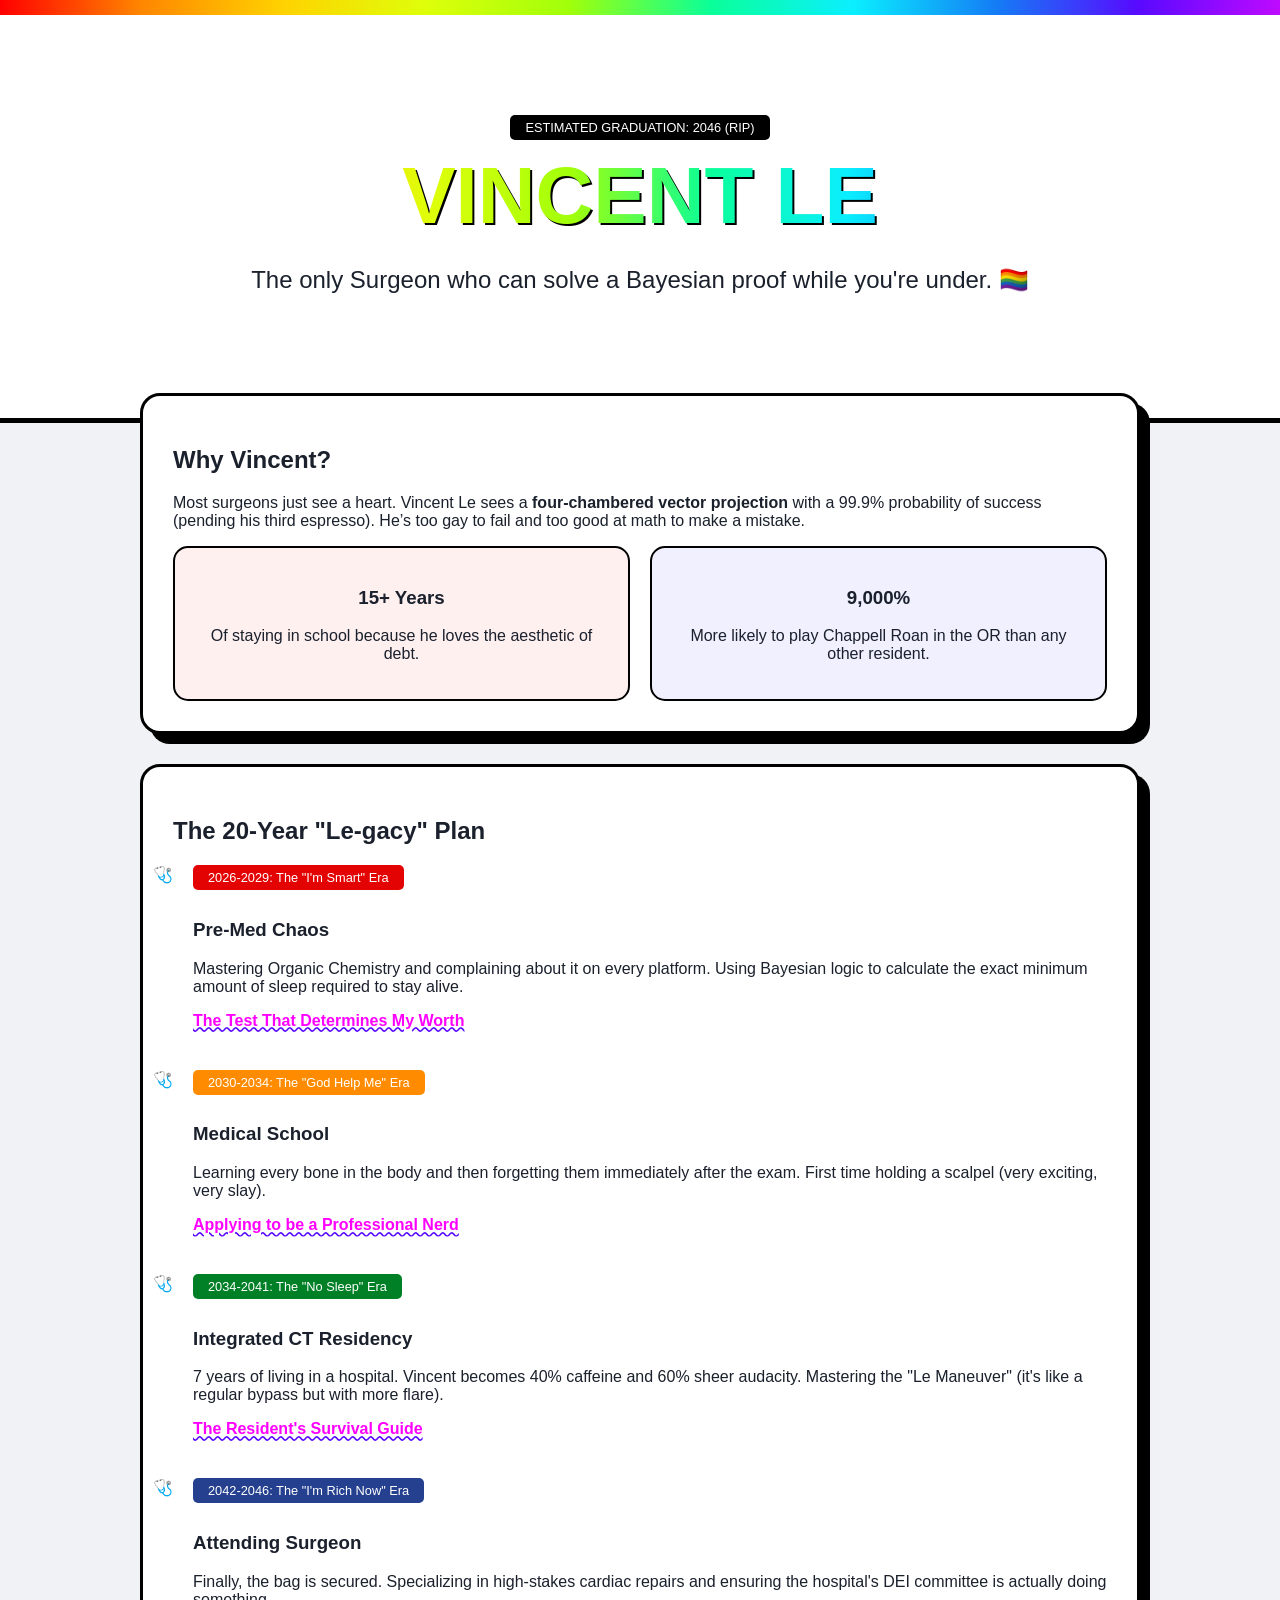
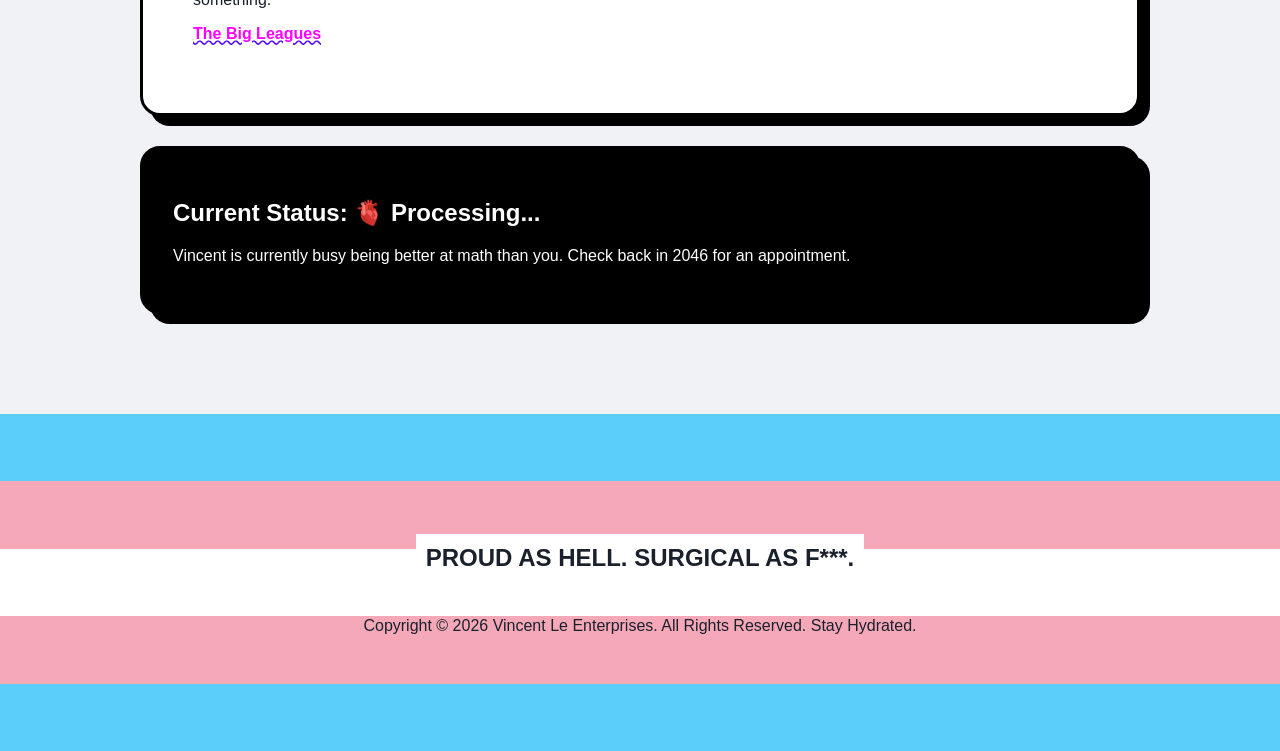
<file: index.html>
<!DOCTYPE html>
<html lang="en">
<head>
    <meta charset="UTF-8">
    <meta name="viewport" content="width=device-width, initial-scale=1.0">
    <title>Vincent Le | Future Heart Mechanic</title>
    <style>
        :root {
            --rainbow-gradient: linear-gradient(90deg, #ff0000, #ff8700, #ffd300, #deff0a, #a1ff0a, #0aff99, #0aefff, #147df5, #580aff, #be0aff);
            --trans-bg: linear-gradient(180deg, #5BCEFA 20%, #F5A9B8 20%, #F5A9B8 40%, #FFFFFF 40%, #FFFFFF 60%, #F5A9B8 60%, #F5A9B8 80%, #5BCEFA 80%);
        }

        body {
            font-family: 'Comic Sans MS', 'Chalkboard SE', sans-serif; /* Just a hint of chaos */
            margin: 0;
            background-color: #f0f2f5;
            color: #1a202c;
            overflow-x: hidden;
        }

        .top-bar { height: 15px; background: var(--rainbow-gradient); }

        header {
            background: white;
            padding: 100px 20px;
            text-align: center;
            border-bottom: 5px solid #000;
        }

        .glitch-name {
            font-size: 5rem;
            font-weight: 900;
            margin: 0;
            text-transform: uppercase;
            background: var(--rainbow-gradient);
            -webkit-background-clip: text;
            -webkit-text-fill-color: transparent;
            filter: drop-shadow(2px 2px #000);
        }

        .container { max-width: 1000px; margin: -50px auto 0; padding: 20px; }

        .card {
            background: white;
            border: 3px solid #000;
            border-radius: 20px;
            padding: 30px;
            margin-bottom: 30px;
            box-shadow: 10px 10px 0px #000;
        }

        .roadmap-item {
            border-left: 5px dashed var(--be0aff);
            padding-left: 20px;
            margin-bottom: 40px;
            position: relative;
        }

        .roadmap-item::before {
            content: '🩺';
            position: absolute;
            left: -20px;
            background: white;
        }

        .badge {
            display: inline-block;
            background: #000;
            color: #fff;
            padding: 5px 15px;
            border-radius: 5px;
            font-size: 0.8rem;
            margin-bottom: 10px;
        }

        .stats-grid {
            display: grid;
            grid-template-columns: repeat(auto-fit, minmax(200px, 1fr));
            gap: 20px;
        }

        .stat-box {
            text-align: center;
            padding: 20px;
            border: 2px solid #000;
            border-radius: 15px;
        }

        .funny-link {
            color: #ff00ff;
            font-weight: bold;
            text-decoration: underline wavy #580aff;
        }

        footer {
            text-align: center;
            padding: 100px;
            background: var(--trans-bg);
            margin-top: 50px;
        }
    </style>
</head>
<body>

<div class="top-bar"></div>

<header>
    <div class="badge">ESTIMATED GRADUATION: 2046 (RIP)</div>
    <h1 class="glitch-name">VINCENT LE</h1>
    <p style="font-size: 1.5rem;">The only Surgeon who can solve a Bayesian proof while you're under. 🏳️‍🌈</p>
</header>

<div class="container">
    
    <div class="card">
        <h2>Why Vincent?</h2>
        <p>Most surgeons just see a heart. Vincent Le sees a <strong>four-chambered vector projection</strong> with a 99.9% probability of success (pending his third espresso). He’s too gay to fail and too good at math to make a mistake.</p>
        <div class="stats-grid">
            <div class="stat-box" style="background: #fff0f0;">
                <h3>15+ Years</h3>
                <p>Of staying in school because he loves the aesthetic of debt.</p>
            </div>
            <div class="stat-box" style="background: #f0f0ff;">
                <h3>9,000%</h3>
                <p>More likely to play Chappell Roan in the OR than any other resident.</p>
            </div>
        </div>
    </div>

    <div class="card">
        <h2>The 20-Year "Le-gacy" Plan</h2>
        
        <div class="roadmap-item">
            <span class="badge" style="background: #E40303;">2026-2029: The "I'm Smart" Era</span>
            <h3>Pre-Med Chaos</h3>
            <p>Mastering Organic Chemistry and complaining about it on every platform. Using Bayesian logic to calculate the exact minimum amount of sleep required to stay alive.</p>
            <a class="funny-link" href="https://www.mcat-prep.com/" target="_blank">The Test That Determines My Worth</a>
        </div>

        <div class="roadmap-item">
            <span class="badge" style="background: #FF8C00;">2030-2034: The "God Help Me" Era</span>
            <h3>Medical School</h3>
            <p>Learning every bone in the body and then forgetting them immediately after the exam. First time holding a scalpel (very exciting, very slay).</p>
            <a class="funny-link" href="https://www.aamc.org/" target="_blank">Applying to be a Professional Nerd</a>
        </div>

        <div class="roadmap-item">
            <span class="badge" style="background: #008026;">2034-2041: The "No Sleep" Era</span>
            <h3>Integrated CT Residency</h3>
            <p>7 years of living in a hospital. Vincent becomes 40% caffeine and 60% sheer audacity. Mastering the "Le Maneuver" (it's like a regular bypass but with more flare).</p>
            <a class="funny-link" href="https://www.tsda.org/" target="_blank">The Resident's Survival Guide</a>
        </div>

        <div class="roadmap-item">
            <span class="badge" style="background: #24408E;">2042-2046: The "I'm Rich Now" Era</span>
            <h3>Attending Surgeon</h3>
            <p>Finally, the bag is secured. Specializing in high-stakes cardiac repairs and ensuring the hospital's DEI committee is actually doing something.</p>
            <a class="funny-link" href="https://www.sts.org/" target="_blank">The Big Leagues</a>
        </div>
    </div>

    <div class="card" style="background: #000; color: #fff;">
        <h2>Current Status: 🫀 Processing...</h2>
        <p>Vincent is currently busy being better at math than you. Check back in 2046 for an appointment.</p>
    </div>

</div>

<footer>
    <h2 style="background: white; display: inline-block; padding: 10px;">PROUD AS HELL. SURGICAL AS F***.</h2>
    <p>Copyright &copy; 2026 Vincent Le Enterprises. All Rights Reserved. Stay Hydrated.</p>
</footer>

</body>
</html>
</file>
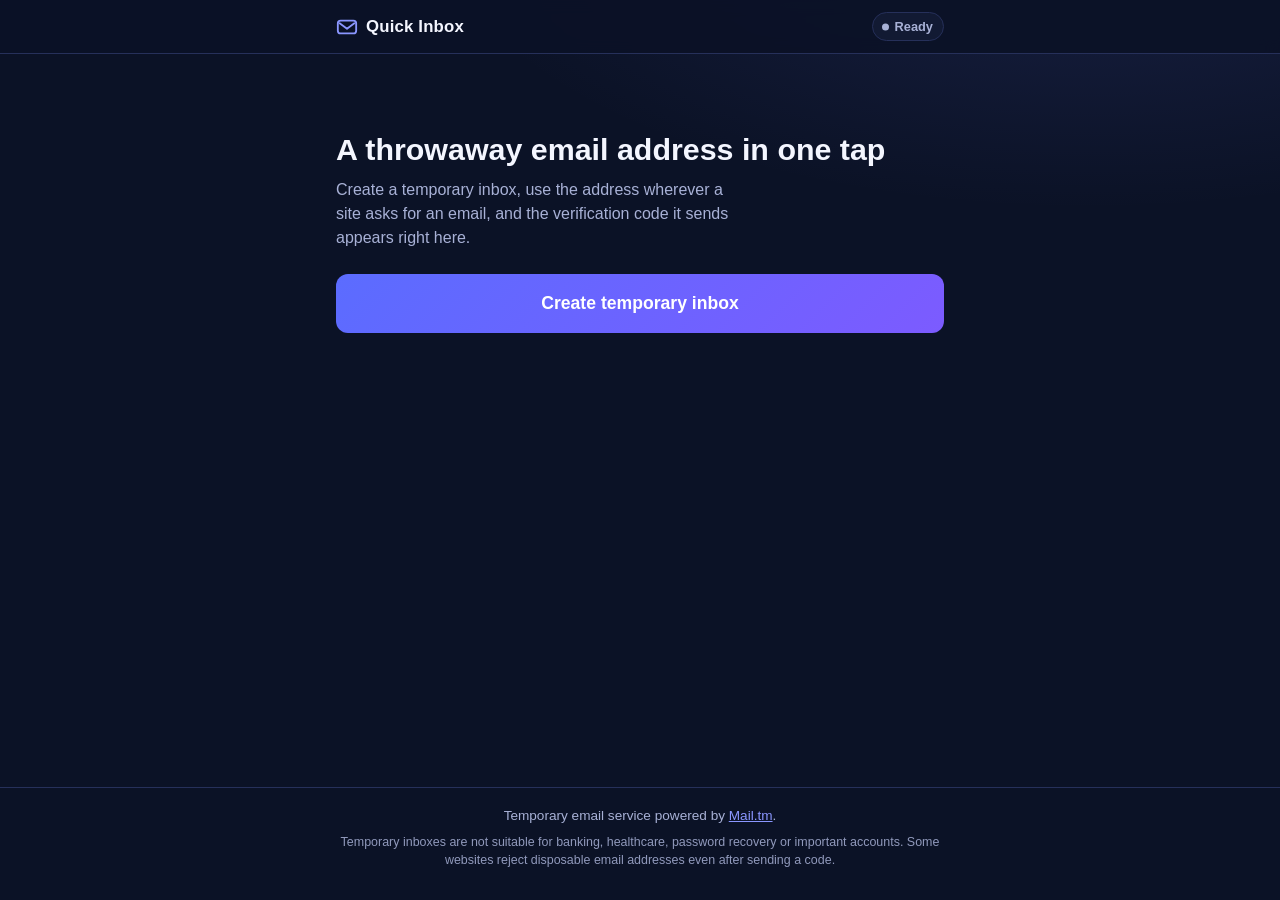
<file: quick-inbox/index.html>
<!DOCTYPE html>
<html lang="en">
<head>
  <meta charset="UTF-8">
  <meta name="viewport" content="width=device-width, initial-scale=1.0, viewport-fit=cover">
  <meta name="color-scheme" content="dark">
  <meta name="theme-color" content="#0b1226">
  <meta name="description" content="Quick Inbox — create a temporary email address in one tap and grab verification codes fast. Powered by Mail.tm.">
  <title>Quick Inbox</title>
  <link rel="icon" type="image/svg+xml" href="favicon.svg">
  <link rel="stylesheet" href="styles.css">
</head>
<body>

  <header class="topbar">
    <div class="topbar-inner">
      <span class="brand">
        <svg class="brand-mark" viewBox="0 0 24 24" aria-hidden="true" focusable="false">
          <rect x="2" y="5" width="20" height="14" rx="3" fill="none" stroke="currentColor" stroke-width="2"/>
          <path d="M4 8l8 6 8-6" fill="none" stroke="currentColor" stroke-width="2" stroke-linecap="round" stroke-linejoin="round"/>
        </svg>
        Quick Inbox
      </span>
      <span id="status" class="status" role="status" data-kind="idle">Ready</span>
    </div>
  </header>

  <main class="content">

    <div id="notice" class="notice" role="status" hidden></div>

    <!-- Start state: nothing created yet -->
    <section id="start-view" aria-labelledby="start-heading">
      <h1 id="start-heading" class="start-heading">A throwaway email address in one tap</h1>
      <p class="start-copy">
        Create a temporary inbox, use the address wherever a site asks for an
        email, and the verification code it sends appears right here.
      </p>
      <button id="create-btn" type="button" class="primary big">Create temporary inbox</button>
      <p id="create-hint" class="hint" role="status"></p>
    </section>

    <!-- Active inbox -->
    <section id="inbox-view" aria-label="Your temporary inbox" hidden>

      <div class="card address-card">
        <h2 class="card-label">Your temporary address</h2>
        <div class="address-row">
          <output id="address" class="address" for="create-btn"></output>
          <button id="copy-address-btn" type="button" class="secondary">Copy</button>
        </div>
        <div class="inbox-actions">
          <button id="new-inbox-btn" type="button" class="ghost">New inbox</button>
          <button id="forget-btn" type="button" class="ghost danger">Forget this inbox</button>
        </div>
        <div id="confirm-bar" class="confirm-bar" hidden>
          <p id="confirm-text" class="confirm-text"></p>
          <div class="confirm-actions">
            <button id="confirm-yes" type="button" class="secondary danger">Yes, continue</button>
            <button id="confirm-no" type="button" class="ghost">Cancel</button>
          </div>
        </div>
      </div>

      <div id="code-card" class="card code-card" hidden>
        <h2 id="code-label" class="card-label accent">Latest code</h2>
        <div class="code-row">
          <strong id="code-value" class="code-value"></strong>
          <button id="copy-code-btn" type="button" class="primary">Copy code</button>
        </div>
        <p id="code-meta" class="code-meta"></p>
      </div>

      <button id="refresh-btn" type="button" class="secondary wide">Refresh inbox</button>

      <section aria-label="Messages" class="messages">
        <h2 class="section-heading">Messages</h2>
        <p id="inbox-empty" class="empty">
          Waiting for the first email… New messages usually show up within
          seconds of being sent. This page checks automatically every few
          seconds while it is open.
        </p>
        <ul id="message-list" class="message-list"></ul>
      </section>

    </section>

    <!-- Message detail -->
    <section id="detail-view" aria-label="Message" hidden>
      <button id="detail-back" type="button" class="ghost back">← Back to inbox</button>
      <article class="card detail-card">
        <h2 id="detail-subject" class="detail-subject"></h2>
        <p class="detail-meta"><span id="detail-from"></span> · <span id="detail-time"></span></p>
        <div id="detail-code-row" class="detail-code-row" hidden>
          <span class="card-label accent">Code found in this email</span>
          <div class="code-row">
            <strong id="detail-code" class="code-value small"></strong>
            <button id="detail-copy-code" type="button" class="primary">Copy code</button>
          </div>
        </div>
        <pre id="detail-body" class="detail-body"></pre>
      </article>
    </section>

  </main>

  <footer class="footer">
    <p>Temporary email service powered by <a href="https://mail.tm" rel="noopener noreferrer">Mail.tm</a>.</p>
    <p class="footnote">
      Temporary inboxes are not suitable for banking, healthcare, password
      recovery or important accounts. Some websites reject disposable email
      addresses even after sending a code.
    </p>
  </footer>

  <p id="announcer" class="visually-hidden" aria-live="polite"></p>

  <script src="config.js" defer></script>
  <script src="app.js" defer></script>
</body>
</html>
</file>
<file: quick-inbox/styles.css>
/* Quick Inbox — compact personal utility styling.
   Dark navy base, crisp white text, restrained electric-indigo accent. */

:root {
  --bg: #0b1226;
  --bg-raised: #121a33;
  --bg-raised-2: #182246;
  --border: #26305a;
  --text: #f4f6ff;
  --text-dim: #a8b1d6;
  --accent: #6d7cff;
  --accent-strong: #8a96ff;
  --accent-soft: rgba(109, 124, 255, 0.16);
  --danger: #ff7d8a;
  --ok: #4ade80;
  --warn: #fbbf24;
  --radius: 14px;
  --shadow: 0 10px 30px rgba(3, 6, 20, 0.45);
}

* { box-sizing: border-box; }

/* Classes below set display on elements the app also toggles with the
   `hidden` attribute — keep the attribute authoritative. */
[hidden] { display: none !important; }

html { -webkit-text-size-adjust: 100%; }

body {
  margin: 0;
  min-height: 100dvh;
  display: flex;
  flex-direction: column;
  background:
    radial-gradient(1100px 500px at 85% -10%, rgba(109, 124, 255, 0.14), transparent 60%),
    var(--bg);
  color: var(--text);
  font-family: -apple-system, BlinkMacSystemFont, "Segoe UI", Roboto, "Helvetica Neue", Arial, sans-serif;
  line-height: 1.5;
}

/* ---------- top bar ---------- */

.topbar {
  position: sticky;
  top: 0;
  z-index: 10;
  background: rgba(11, 18, 38, 0.92);
  backdrop-filter: blur(8px);
  border-bottom: 1px solid var(--border);
  padding-top: env(safe-area-inset-top);
}

.topbar-inner {
  max-width: 640px;
  margin: 0 auto;
  padding: 12px 16px;
  display: flex;
  align-items: center;
  justify-content: space-between;
  gap: 12px;
}

.brand {
  display: inline-flex;
  align-items: center;
  gap: 8px;
  font-weight: 700;
  font-size: 1.05rem;
  letter-spacing: 0.01em;
}

.brand-mark {
  width: 22px;
  height: 22px;
  color: var(--accent-strong);
}

.status {
  font-size: 0.8rem;
  font-weight: 600;
  padding: 4px 10px 4px 22px;
  border-radius: 999px;
  border: 1px solid var(--border);
  background: var(--bg-raised);
  color: var(--text-dim);
  position: relative;
  white-space: nowrap;
}

.status::before {
  content: "";
  position: absolute;
  left: 9px;
  top: 50%;
  width: 7px;
  height: 7px;
  border-radius: 50%;
  transform: translateY(-50%);
  background: var(--text-dim);
}

.status[data-kind="live"] { color: var(--ok); border-color: rgba(74, 222, 128, 0.35); }
.status[data-kind="live"]::before { background: var(--ok); }
.status[data-kind="busy"] { color: var(--accent-strong); }
.status[data-kind="busy"]::before { background: var(--accent-strong); animation: pulse 1.2s ease-in-out infinite; }
.status[data-kind="warn"] { color: var(--warn); border-color: rgba(251, 191, 36, 0.35); }
.status[data-kind="warn"]::before { background: var(--warn); }
.status[data-kind="error"] { color: var(--danger); border-color: rgba(255, 125, 138, 0.4); }
.status[data-kind="error"]::before { background: var(--danger); }

@keyframes pulse {
  0%, 100% { opacity: 1; }
  50% { opacity: 0.35; }
}

/* ---------- layout ---------- */

.content {
  flex: 1;
  width: 100%;
  max-width: 640px;
  margin: 0 auto;
  padding: 20px 16px 32px;
}

.card {
  background: var(--bg-raised);
  border: 1px solid var(--border);
  border-radius: var(--radius);
  padding: 16px;
  margin-bottom: 14px;
  box-shadow: var(--shadow);
}

.card-label {
  margin: 0 0 8px;
  font-size: 0.78rem;
  font-weight: 600;
  text-transform: uppercase;
  letter-spacing: 0.08em;
  color: var(--text-dim);
}

.card-label.accent { color: var(--accent-strong); }

.section-heading {
  font-size: 0.9rem;
  text-transform: uppercase;
  letter-spacing: 0.08em;
  color: var(--text-dim);
  margin: 20px 0 10px;
}

/* ---------- notice banner ---------- */

.notice {
  display: flex;
  flex-wrap: wrap;
  align-items: center;
  gap: 10px;
  border-radius: var(--radius);
  border: 1px solid var(--border);
  background: var(--bg-raised);
  padding: 12px 14px;
  margin-bottom: 14px;
  font-size: 0.92rem;
}

.notice[data-tone="warn"] { border-color: rgba(251, 191, 36, 0.4); }
.notice[data-tone="error"] { border-color: rgba(255, 125, 138, 0.45); }

.notice-action {
  border: 1px solid var(--accent);
  background: var(--accent-soft);
  color: var(--accent-strong);
  border-radius: 10px;
  padding: 8px 14px;
  font: inherit;
  font-weight: 600;
  cursor: pointer;
}

/* ---------- start view ---------- */

.start-heading {
  font-size: 1.6rem;
  line-height: 1.25;
  margin: 28px 0 10px;
}

.start-copy {
  color: var(--text-dim);
  margin: 0 0 24px;
  max-width: 46ch;
}

.hint {
  color: var(--text-dim);
  font-size: 0.92rem;
  min-height: 1.4em;
  margin: 14px 0 0;
}

/* ---------- buttons ---------- */

button {
  font: inherit;
  border-radius: 12px;
  cursor: pointer;
  min-height: 44px;
  transition: background-color 120ms ease, border-color 120ms ease, transform 80ms ease;
}

button:active { transform: translateY(1px); }

button:disabled {
  opacity: 0.6;
  cursor: progress;
  transform: none;
}

button:focus-visible,
a:focus-visible {
  outline: 3px solid var(--accent-strong);
  outline-offset: 2px;
}

.primary {
  border: none;
  background: linear-gradient(135deg, #5b6cff, #7c5bff);
  color: #fff;
  font-weight: 700;
  padding: 12px 20px;
}

.primary:hover { filter: brightness(1.08); }

.primary.big {
  width: 100%;
  font-size: 1.1rem;
  padding: 16px 20px;
}

.secondary {
  border: 1px solid var(--accent);
  background: var(--accent-soft);
  color: var(--accent-strong);
  font-weight: 600;
  padding: 10px 16px;
}

.secondary.wide { width: 100%; margin: 2px 0 6px; }

.secondary.danger,
.ghost.danger { color: var(--danger); border-color: rgba(255, 125, 138, 0.45); }

.secondary.danger { background: rgba(255, 125, 138, 0.12); }

.ghost {
  border: 1px solid var(--border);
  background: transparent;
  color: var(--text-dim);
  font-weight: 600;
  padding: 10px 14px;
}

.ghost:hover { color: var(--text); border-color: var(--text-dim); }

.ghost.back { margin-bottom: 12px; }

button.copied { border-color: var(--ok); color: var(--ok); }

/* ---------- address card ---------- */

.address-row {
  display: flex;
  align-items: center;
  gap: 10px;
}

.address {
  flex: 1;
  font-family: ui-monospace, SFMono-Regular, Menlo, Consolas, monospace;
  font-size: 1.02rem;
  word-break: break-all;
  color: var(--text);
}

.inbox-actions {
  display: flex;
  gap: 10px;
  margin-top: 14px;
  flex-wrap: wrap;
}

.confirm-bar {
  margin-top: 14px;
  padding: 12px;
  border: 1px solid rgba(255, 125, 138, 0.45);
  border-radius: 12px;
  background: rgba(255, 125, 138, 0.08);
}

.confirm-text { margin: 0 0 10px; font-size: 0.92rem; }

.confirm-actions { display: flex; gap: 10px; flex-wrap: wrap; }

/* ---------- code card ---------- */

.code-card {
  border-color: var(--accent);
  background:
    linear-gradient(160deg, rgba(109, 124, 255, 0.16), rgba(109, 124, 255, 0.03)),
    var(--bg-raised);
}

.code-card.older {
  border-color: var(--border);
  background: var(--bg-raised);
}

.code-card.older .code-value { color: var(--text-dim); }
.code-card.older .card-label { color: var(--warn); }

.code-row {
  display: flex;
  align-items: center;
  justify-content: space-between;
  gap: 12px;
  flex-wrap: wrap;
}

.code-value {
  font-family: ui-monospace, SFMono-Regular, Menlo, Consolas, monospace;
  font-size: 2.3rem;
  letter-spacing: 0.14em;
  color: var(--text);
}

.code-value.small { font-size: 1.5rem; }

.code-meta {
  margin: 8px 0 0;
  color: var(--text-dim);
  font-size: 0.88rem;
}

/* ---------- message list ---------- */

.messages { margin-top: 4px; }

.empty {
  color: var(--text-dim);
  font-size: 0.94rem;
  border: 1px dashed var(--border);
  border-radius: var(--radius);
  padding: 18px 16px;
}

.message-list {
  list-style: none;
  margin: 0;
  padding: 0;
  display: flex;
  flex-direction: column;
  gap: 10px;
}

.message {
  width: 100%;
  text-align: left;
  background: var(--bg-raised);
  border: 1px solid var(--border);
  border-radius: var(--radius);
  color: var(--text);
  padding: 12px 14px;
  display: flex;
  flex-direction: column;
  gap: 6px;
}

.message:hover { background: var(--bg-raised-2); }

.message.unseen { border-left: 3px solid var(--accent); }

.message-top {
  display: flex;
  justify-content: space-between;
  gap: 10px;
  align-items: baseline;
}

.message-subject { font-weight: 600; overflow-wrap: anywhere; }

.message.unseen .message-subject::before {
  content: "";
  display: inline-block;
  width: 8px;
  height: 8px;
  margin-right: 8px;
  border-radius: 50%;
  background: var(--accent-strong);
  vertical-align: 2px;
}

.message-time {
  color: var(--text-dim);
  font-size: 0.8rem;
  white-space: nowrap;
}

.message-bottom {
  display: flex;
  justify-content: space-between;
  align-items: center;
  gap: 10px;
  flex-wrap: wrap;
}

.message-from {
  color: var(--text-dim);
  font-size: 0.85rem;
  overflow-wrap: anywhere;
}

.code-chip {
  font-family: ui-monospace, SFMono-Regular, Menlo, Consolas, monospace;
  font-size: 0.82rem;
  font-weight: 600;
  color: var(--accent-strong);
  background: var(--accent-soft);
  border: 1px solid var(--accent);
  border-radius: 999px;
  padding: 3px 10px;
  white-space: nowrap;
}

.code-chip.older {
  color: var(--text-dim);
  background: transparent;
  border-color: var(--border);
}

/* ---------- message detail ---------- */

.detail-subject { margin: 0 0 6px; font-size: 1.2rem; overflow-wrap: anywhere; }

.detail-meta {
  color: var(--text-dim);
  font-size: 0.88rem;
  margin: 0 0 14px;
  overflow-wrap: anywhere;
}

.detail-code-row {
  border: 1px solid var(--accent);
  border-radius: 12px;
  background: var(--accent-soft);
  padding: 12px;
  margin-bottom: 14px;
}

.detail-code-row .card-label { display: block; margin-bottom: 6px; }

.detail-body {
  margin: 0;
  white-space: pre-wrap;
  overflow-wrap: anywhere;
  font-family: inherit;
  font-size: 0.95rem;
  color: var(--text);
  border-top: 1px solid var(--border);
  padding-top: 14px;
}

/* ---------- footer ---------- */

.footer {
  border-top: 1px solid var(--border);
  padding: 18px 16px calc(24px + env(safe-area-inset-bottom));
  text-align: center;
  color: var(--text-dim);
  font-size: 0.85rem;
}

.footer p { max-width: 640px; margin: 0 auto 6px; }

.footer a { color: var(--accent-strong); }

.footnote { font-size: 0.78rem; opacity: 0.85; }

/* ---------- utilities ---------- */

.visually-hidden {
  position: absolute;
  width: 1px;
  height: 1px;
  margin: -1px;
  padding: 0;
  overflow: hidden;
  clip: rect(0 0 0 0);
  white-space: nowrap;
  border: 0;
}

@media (prefers-reduced-motion: reduce) {
  *, *::before, *::after {
    animation-duration: 0.01ms !important;
    animation-iteration-count: 1 !important;
    transition-duration: 0.01ms !important;
  }
}

@media (min-width: 560px) {
  .start-heading { font-size: 1.9rem; margin-top: 48px; }
  .code-value { font-size: 2.7rem; }
  .content { padding-top: 28px; }
}
</file>
